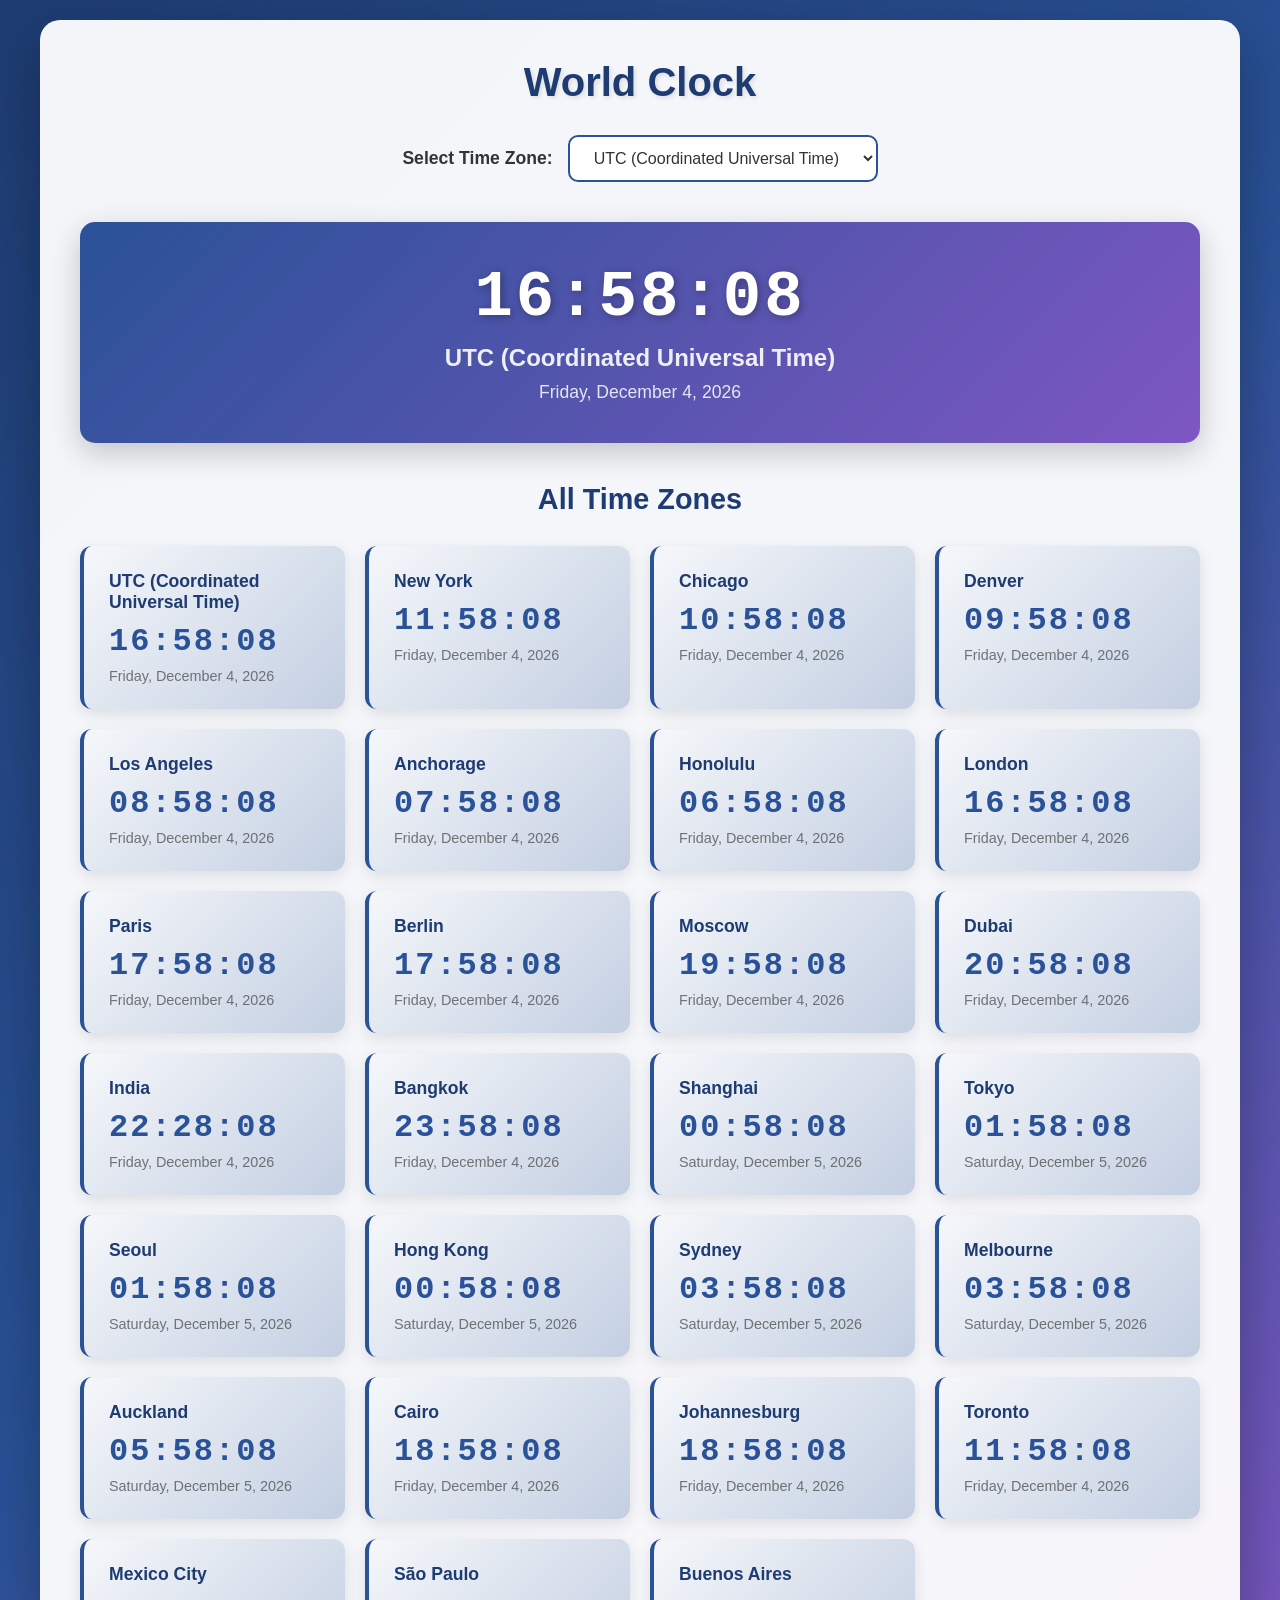
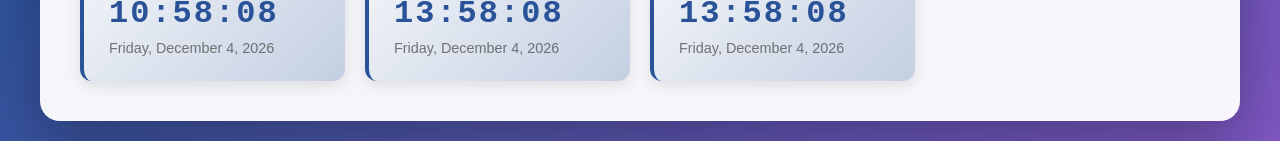
<file: clock.html>
<!DOCTYPE html>
<html lang="en">
<head>
    <meta charset="UTF-8">
    <meta name="viewport" content="width=device-width, initial-scale=1.0">
    <title>Digital Clock - Multiple Time Zones</title>
    <link rel="stylesheet" href="clock-styles.css">
</head>
<body>
    <div class="clock-container">
        <h1>World Clock</h1>
        
        <div class="timezone-selector">
            <label for="timezone-select">Select Time Zone:</label>
            <select id="timezone-select">
                <option value="UTC">UTC (Coordinated Universal Time)</option>
                <option value="America/New_York">New York (EST/EDT)</option>
                <option value="America/Chicago">Chicago (CST/CDT)</option>
                <option value="America/Denver">Denver (MST/MDT)</option>
                <option value="America/Los_Angeles">Los Angeles (PST/PDT)</option>
                <option value="America/Anchorage">Anchorage (AKST/AKDT)</option>
                <option value="Pacific/Honolulu">Honolulu (HST)</option>
                <option value="Europe/London">London (GMT/BST)</option>
                <option value="Europe/Paris">Paris (CET/CEST)</option>
                <option value="Europe/Berlin">Berlin (CET/CEST)</option>
                <option value="Europe/Moscow">Moscow (MSK)</option>
                <option value="Asia/Dubai">Dubai (GST)</option>
                <option value="Asia/Kolkata">India (IST)</option>
                <option value="Asia/Bangkok">Bangkok (ICT)</option>
                <option value="Asia/Shanghai">Shanghai (CST)</option>
                <option value="Asia/Tokyo">Tokyo (JST)</option>
                <option value="Asia/Seoul">Seoul (KST)</option>
                <option value="Asia/Hong_Kong">Hong Kong (HKT)</option>
                <option value="Australia/Sydney">Sydney (AEDT/AEST)</option>
                <option value="Australia/Melbourne">Melbourne (AEDT/AEST)</option>
                <option value="Pacific/Auckland">Auckland (NZDT/NZST)</option>
                <option value="Africa/Cairo">Cairo (EET)</option>
                <option value="Africa/Johannesburg">Johannesburg (SAST)</option>
                <option value="America/Toronto">Toronto (EST/EDT)</option>
                <option value="America/Mexico_City">Mexico City (CST/CDT)</option>
                <option value="America/Sao_Paulo">São Paulo (BRT/BRST)</option>
                <option value="America/Buenos_Aires">Buenos Aires (ART)</option>
            </select>
        </div>

        <div class="clock-display-main">
            <div class="time" id="main-time">00:00:00</div>
            <div class="timezone-name" id="main-timezone">UTC</div>
            <div class="date" id="main-date">Monday, January 01, 2024</div>
        </div>

        <div class="all-timezones">
            <h2>All Time Zones</h2>
            <div class="timezone-grid" id="timezone-grid">
                <!-- Clock cards will be generated here by JavaScript -->
            </div>
        </div>
    </div>

    <script src="clock-script.js"></script>
</body>
</html>
</file>
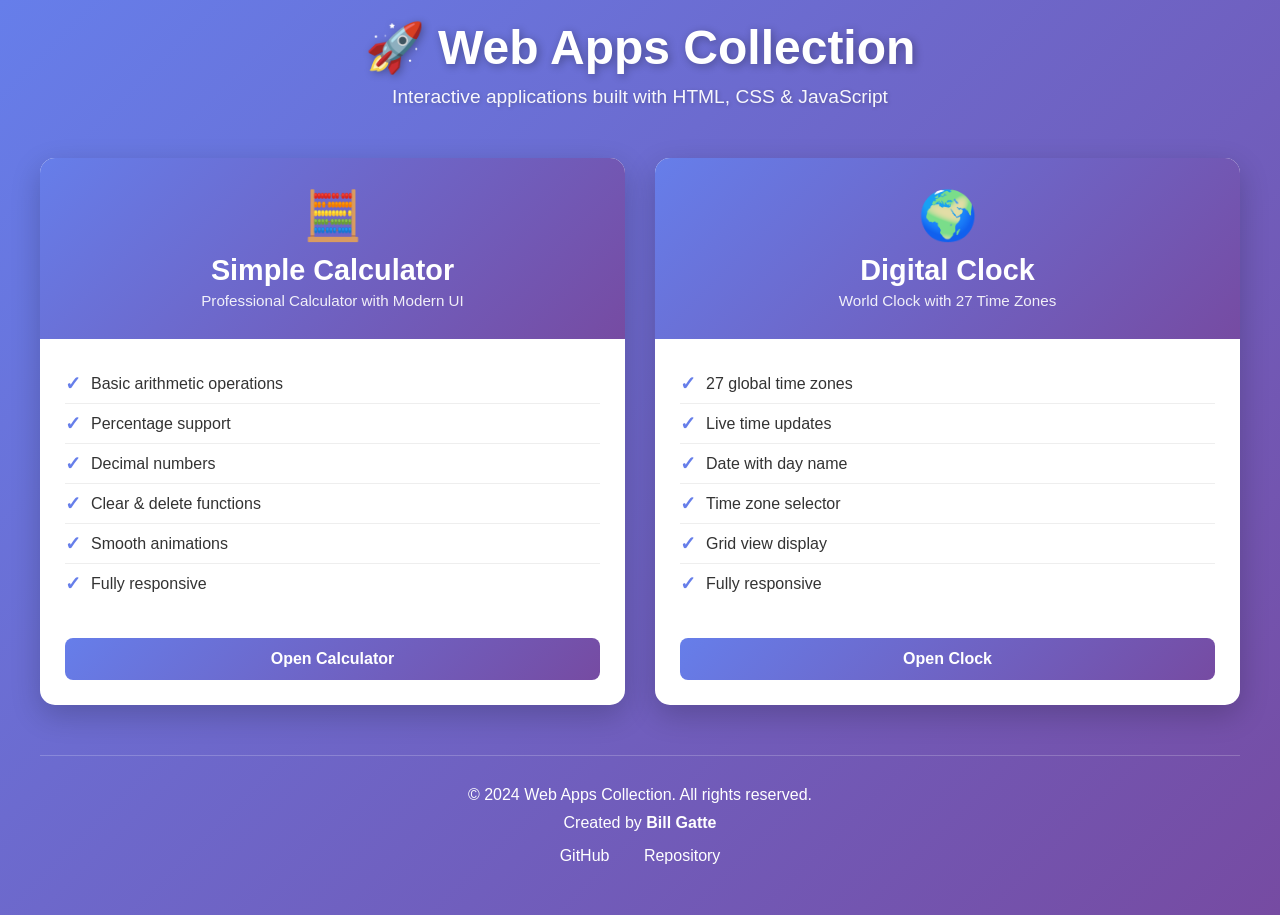
<file: index-home.html>
<!DOCTYPE html>
<html lang="en">
<head>
    <meta charset="UTF-8">
    <meta name="viewport" content="width=device-width, initial-scale=1.0">
    <title>Calculator & Digital Clock - Web Apps</title>
    <style>
        * {
            margin: 0;
            padding: 0;
            box-sizing: border-box;
        }

        body {
            font-family: 'Segoe UI', Tahoma, Geneva, Verdana, sans-serif;
            background: linear-gradient(135deg, #667eea 0%, #764ba2 100%);
            min-height: 100vh;
            padding: 20px;
        }

        .container {
            max-width: 1200px;
            margin: 0 auto;
        }

        header {
            text-align: center;
            color: white;
            margin-bottom: 50px;
            animation: fadeIn 0.6s ease-in;
        }

        header h1 {
            font-size: 3em;
            margin-bottom: 10px;
            text-shadow: 2px 2px 8px rgba(0, 0, 0, 0.3);
        }

        header p {
            font-size: 1.2em;
            opacity: 0.95;
            text-shadow: 1px 1px 4px rgba(0, 0, 0, 0.2);
        }

        .projects-grid {
            display: grid;
            grid-template-columns: repeat(auto-fit, minmax(350px, 1fr));
            gap: 30px;
            margin-bottom: 50px;
        }

        .project-card {
            background: white;
            border-radius: 15px;
            overflow: hidden;
            box-shadow: 0 10px 30px rgba(0, 0, 0, 0.2);
            transition: all 0.3s ease;
            animation: slideUp 0.6s ease-in;
        }

        .project-card:hover {
            transform: translateY(-10px);
            box-shadow: 0 20px 40px rgba(0, 0, 0, 0.3);
        }

        .project-header {
            background: linear-gradient(135deg, #667eea 0%, #764ba2 100%);
            color: white;
            padding: 30px 20px;
            text-align: center;
        }

        .project-icon {
            font-size: 3em;
            margin-bottom: 10px;
        }

        .project-header h2 {
            font-size: 1.8em;
            margin-bottom: 5px;
        }

        .project-header p {
            opacity: 0.9;
            font-size: 0.95em;
        }

        .project-content {
            padding: 25px;
        }

        .features-list {
            list-style: none;
            margin-bottom: 20px;
        }

        .features-list li {
            padding: 8px 0;
            color: #333;
            border-bottom: 1px solid #eee;
            display: flex;
            align-items: center;
        }

        .features-list li:before {
            content: "✓";
            color: #667eea;
            font-weight: bold;
            margin-right: 10px;
            font-size: 1.2em;
        }

        .features-list li:last-child {
            border-bottom: none;
        }

        .btn {
            display: inline-block;
            background: linear-gradient(135deg, #667eea 0%, #764ba2 100%);
            color: white;
            padding: 12px 30px;
            border-radius: 8px;
            text-decoration: none;
            font-weight: bold;
            transition: all 0.3s ease;
            border: none;
            cursor: pointer;
            font-size: 1em;
            margin-top: 15px;
            width: 100%;
            text-align: center;
        }

        .btn:hover {
            transform: scale(1.05);
            box-shadow: 0 5px 15px rgba(102, 126, 234, 0.4);
        }

        footer {
            text-align: center;
            color: white;
            padding: 30px 20px;
            border-top: 1px solid rgba(255, 255, 255, 0.2);
            margin-top: 50px;
        }

        footer p {
            margin-bottom: 10px;
        }

        .social-links {
            margin-top: 15px;
        }

        .social-links a {
            color: white;
            text-decoration: none;
            margin: 0 15px;
            transition: opacity 0.3s ease;
        }

        .social-links a:hover {
            opacity: 0.7;
        }

        @keyframes fadeIn {
            from {
                opacity: 0;
            }
            to {
                opacity: 1;
            }
        }

        @keyframes slideUp {
            from {
                opacity: 0;
                transform: translateY(30px);
            }
            to {
                opacity: 1;
                transform: translateY(0);
            }
        }

        @media (max-width: 768px) {
            header h1 {
                font-size: 2em;
            }

            header p {
                font-size: 1em;
            }

            .projects-grid {
                grid-template-columns: 1fr;
                gap: 20px;
            }

            .project-card {
                animation-delay: 0.2s;
            }
        }
    </style>
</head>
<body>
    <div class="container">
        <header>
            <h1>🚀 Web Apps Collection</h1>
            <p>Interactive applications built with HTML, CSS & JavaScript</p>
        </header>

        <div class="projects-grid">
            <!-- Calculator Card -->
            <div class="project-card">
                <div class="project-header">
                    <div class="project-icon">🧮</div>
                    <h2>Simple Calculator</h2>
                    <p>Professional Calculator with Modern UI</p>
                </div>
                <div class="project-content">
                    <ul class="features-list">
                        <li>Basic arithmetic operations</li>
                        <li>Percentage support</li>
                        <li>Decimal numbers</li>
                        <li>Clear & delete functions</li>
                        <li>Smooth animations</li>
                        <li>Fully responsive</li>
                    </ul>
                    <a href="index.html" class="btn">Open Calculator</a>
                </div>
            </div>

            <!-- Digital Clock Card -->
            <div class="project-card">
                <div class="project-header">
                    <div class="project-icon">🌍</div>
                    <h2>Digital Clock</h2>
                    <p>World Clock with 27 Time Zones</p>
                </div>
                <div class="project-content">
                    <ul class="features-list">
                        <li>27 global time zones</li>
                        <li>Live time updates</li>
                        <li>Date with day name</li>
                        <li>Time zone selector</li>
                        <li>Grid view display</li>
                        <li>Fully responsive</li>
                    </ul>
                    <a href="clock.html" class="btn">Open Clock</a>
                </div>
            </div>
        </div>

        <footer>
            <p>&copy; 2024 Web Apps Collection. All rights reserved.</p>
            <p>Created by <strong>Bill Gatte</strong></p>
            <div class="social-links">
                <a href="https://github.com/mbillgatte-web" target="_blank">GitHub</a>
                <a href="https://github.com/mbillgatte-web/Calculator" target="_blank">Repository</a>
            </div>
        </footer>
    </div>
</body>
</html>
</file>
<file: clock-styles.css>
* {
    margin: 0;
    padding: 0;
    box-sizing: border-box;
}

body {
    font-family: 'Segoe UI', Tahoma, Geneva, Verdana, sans-serif;
    background: linear-gradient(135deg, #1e3c72 0%, #2a5298 50%, #7e57c2 100%);
    min-height: 100vh;
    padding: 20px;
    display: flex;
    justify-content: center;
    align-items: center;
}

.clock-container {
    width: 100%;
    max-width: 1200px;
    background: rgba(255, 255, 255, 0.95);
    border-radius: 20px;
    box-shadow: 0 20px 60px rgba(0, 0, 0, 0.3);
    padding: 40px;
}

h1 {
    text-align: center;
    color: #1e3c72;
    margin-bottom: 30px;
    font-size: 2.5em;
    text-shadow: 2px 2px 4px rgba(0, 0, 0, 0.1);
}

.timezone-selector {
    display: flex;
    align-items: center;
    justify-content: center;
    gap: 15px;
    margin-bottom: 40px;
    flex-wrap: wrap;
}

.timezone-selector label {
    font-weight: bold;
    color: #333;
    font-size: 1.1em;
}

.timezone-selector select {
    padding: 12px 20px;
    font-size: 1em;
    border: 2px solid #2a5298;
    border-radius: 10px;
    background: white;
    color: #333;
    cursor: pointer;
    transition: all 0.3s ease;
    min-width: 300px;
}

.timezone-selector select:hover {
    border-color: #7e57c2;
    box-shadow: 0 5px 15px rgba(0, 0, 0, 0.1);
}

.timezone-selector select:focus {
    outline: none;
    border-color: #7e57c2;
    box-shadow: 0 0 0 3px rgba(126, 87, 194, 0.2);
}

.clock-display-main {
    background: linear-gradient(135deg, #2a5298 0%, #7e57c2 100%);
    border-radius: 15px;
    padding: 40px;
    text-align: center;
    margin-bottom: 40px;
    box-shadow: 0 10px 30px rgba(0, 0, 0, 0.2);
    color: white;
}

.time {
    font-size: 4em;
    font-weight: bold;
    font-family: 'Courier New', monospace;
    letter-spacing: 3px;
    margin-bottom: 10px;
    text-shadow: 2px 2px 8px rgba(0, 0, 0, 0.3);
}

.timezone-name {
    font-size: 1.5em;
    font-weight: 600;
    margin-bottom: 10px;
    opacity: 0.9;
}

.date {
    font-size: 1.1em;
    opacity: 0.85;
}

h2 {
    text-align: center;
    color: #1e3c72;
    margin-bottom: 30px;
    font-size: 1.8em;
}

.timezone-grid {
    display: grid;
    grid-template-columns: repeat(auto-fit, minmax(250px, 1fr));
    gap: 20px;
}

.timezone-card {
    background: linear-gradient(135deg, #f5f7fa 0%, #c3cfe2 100%);
    border-radius: 12px;
    padding: 25px;
    box-shadow: 0 5px 15px rgba(0, 0, 0, 0.1);
    transition: all 0.3s ease;
    border-left: 4px solid #2a5298;
}

.timezone-card:hover {
    transform: translateY(-5px);
    box-shadow: 0 10px 25px rgba(0, 0, 0, 0.15);
    border-left-color: #7e57c2;
}

.card-timezone {
    font-weight: bold;
    color: #1e3c72;
    margin-bottom: 10px;
    font-size: 1.1em;
}

.card-time {
    font-size: 2em;
    font-weight: bold;
    font-family: 'Courier New', monospace;
    color: #2a5298;
    margin-bottom: 8px;
    letter-spacing: 2px;
}

.card-date {
    font-size: 0.9em;
    color: #555;
    opacity: 0.8;
}

@media (max-width: 768px) {
    .clock-container {
        padding: 20px;
    }

    h1 {
        font-size: 1.8em;
        margin-bottom: 20px;
    }

    .timezone-selector {
        flex-direction: column;
        margin-bottom: 20px;
    }

    .timezone-selector select {
        width: 100%;
        min-width: unset;
    }

    .clock-display-main {
        padding: 25px;
        margin-bottom: 25px;
    }

    .time {
        font-size: 2.5em;
    }

    .timezone-name {
        font-size: 1.2em;
    }

    .timezone-grid {
        grid-template-columns: 1fr;
        gap: 15px;
    }
}

@keyframes pulse {
    0%, 100% {
        opacity: 1;
    }
    50% {
        opacity: 0.7;
    }
}
</file>
